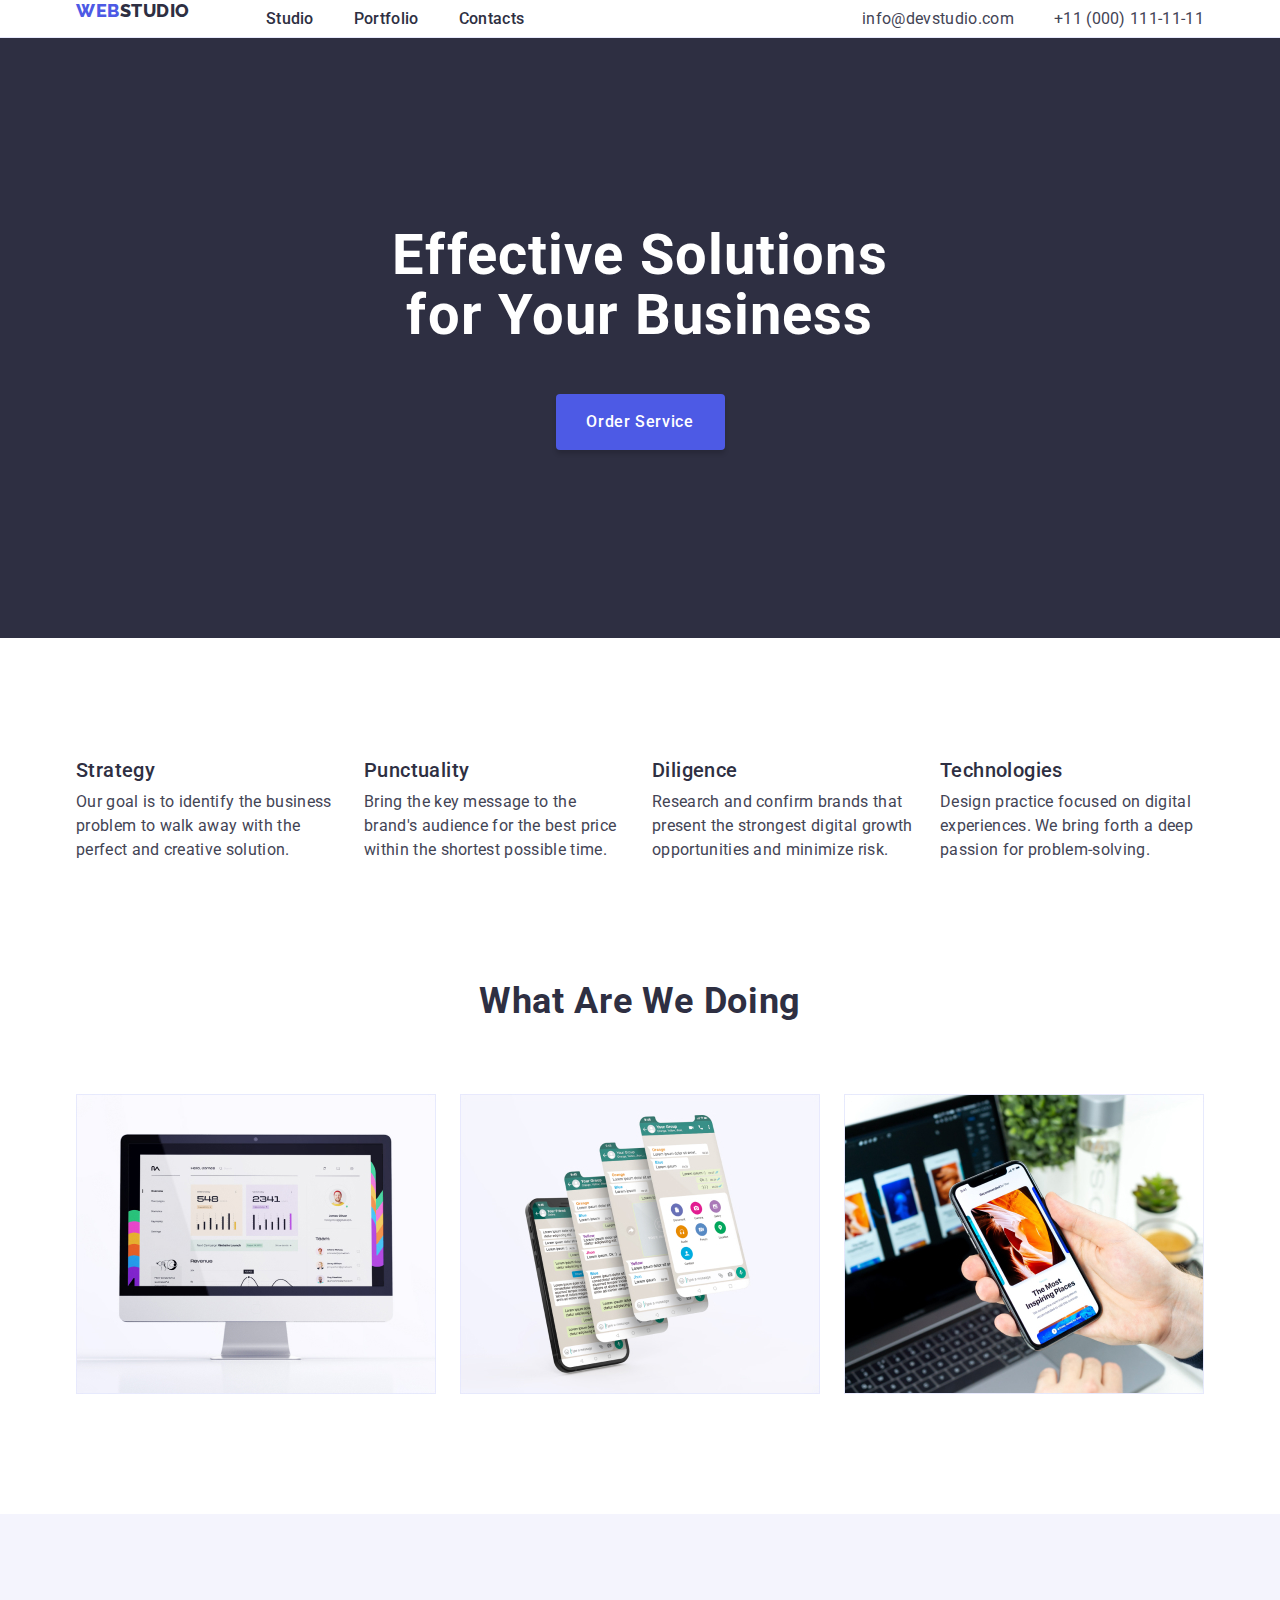
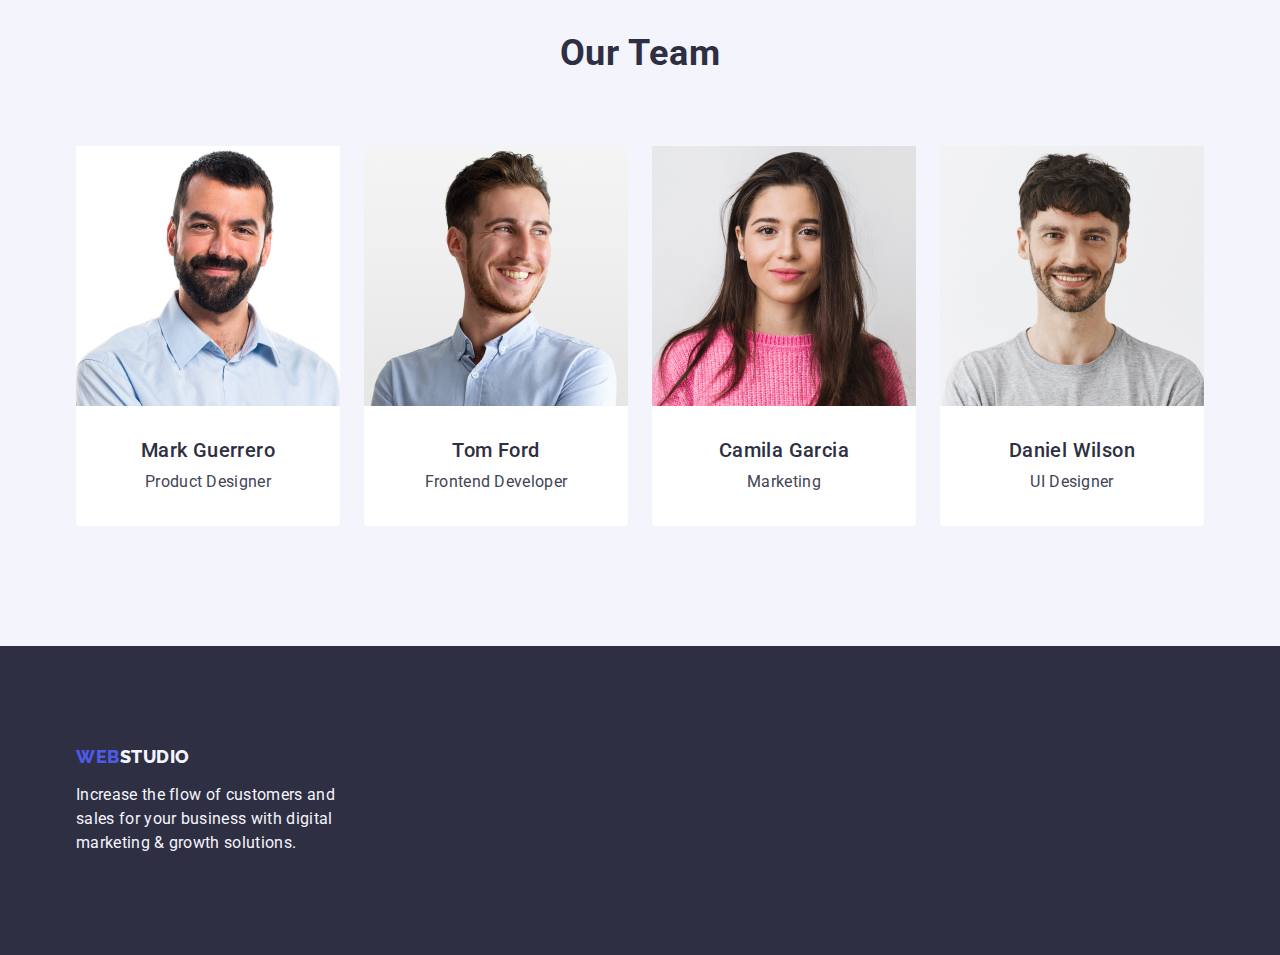
<file: index.html>
<!DOCTYPE html>
<html lang="en">

<head>
    <meta charset="UTF-8">
    <meta http-equiv="X-UA-Compatible" content="IE=edge">
    <meta name="viewport" content="width=device-width, initial-scale=1.0">
    <link rel="preconnect" href="https://fonts.googleapis.com">
    <link rel="preconnect" href="https://fonts.gstatic.com" crossorigin>
    <link href="https://fonts.googleapis.com/css2?family=Raleway:wght@800&family=Roboto:wght@400;500;700&display=swap"
        rel="stylesheet">
    <link rel="stylesheet"
        href="https://cdnjs.cloudflare.com/ajax/libs/modern-normalize/1.0.0/modern-normalize.min.css" />
    <link rel="stylesheet" href="./css/stayl.css">
    <title>Main Page</title>

</head>

<body>
    <header class="header">
        <div class="container header-container">
            <nav class="header-navigation">
                <a class="logo link" href="./index.html">Web<span class="logo-header">Studio</span></a>
                <ul class="header-list list">
                    <li>
                        <a class="link-menu link" href="./index.html">Studio</a>
                    </li>
                    <li>
                        <a class="link-menu link" href="./portfolio.html">Portfolio</a>
                    </li>
                    <li>
                        <a class="link-menu link" href="">Contacts</a>
                    </li>
                </ul>
            </nav>
            <address class="contact">
                <ul class="header-list list">
                    <li>
                        <a class="contact-info link" href="mailto:info@devstudio.com">info@devstudio.com</a>
                    </li>
                    <li>
                        <a class="contact-info link" href="tel:+110001111111">+11 (000) 111-11-11</a>
                    </li>
                </ul>
            </address>
        </div>


    </header>
    <main>
        <section class="title-section">
            <div class="container">
                <h1 class="title-header">
                    Effective Solutions
                    for Your Business
                </h1>
                <button class="button-studio" type="button">Order Service</button>
            </div>
        </section>
        <section class="digital-container">
            <div class="container ">
                <h2 class="digital-title visually-hidden"> Our Goals</h2>
                <ul class="list digital-element">
                    <li class="digital-list">
                        <h3 class="title">Strategy</h3>
                        <p class="digital-text">Our goal is to identify the business
                            problem to walk away with the perfect and creative solution. </p>
                    </li>
                    <li class="digital-list">
                        <h3 class="title">Punctuality</h3>
                        <p class="digital-text">Bring the key message to the brand's audience for the best price within
                            the
                            shortest possible
                            time.</p>
                    </li>
                    <li class="digital-list">
                        <h3 class="title">Diligence</h3>
                        <p class="digital-text">Research and confirm brands that present the strongest digital growth
                            opportunities and minimize
                            risk.</p>
                    </li>
                    <li class="digital-list">
                        <h3 class="title">Technologies</h3>
                        <p class="digital-text">Design practice focused on digital experiences. We bring forth a deep
                            passion for
                            problem-solving.</p>
                    </li>
                </ul>
            </div>
        </section>
        <section class="applications-cotainer">
            <div class="container ">
                <h2 class="applications">What are we doing</h2>
                <ul class="list applications-list">
                    <li class="applications-img">
                        <img src="./images/products(1).jpg" alt="a computer with an open website" width="360"
                            height="300">
                    </li>
                    <li class="applications-img">
                        <img src="./images/products(2).jpg" alt="application on the phone" width="360" height="300">
                    </li>
                    <li class="applications-img">
                        <img src="./images/products(3).jpg" alt="the man holds the phone in his hands" width="360"
                            height="300">
                    </li>
                </ul>
            </div>
        </section>
        <section class="staff staff-container">
            <div class="container">
                <h2 class="applications">Our Team</h2>
                <ul class="list staff-list">
                    <li class="staff-background">
                        <img src="./images/team1.jpg" alt="man with a beard in a blue shirt" width="264" height="260">
                        <div class="staff-information">
                            <h3 class="title staff-name">Mark Guerrero</h3>
                            <p class="staff-text">Product Designer</p>
                        </div>

                    </li>
                    <li class="staff-background">
                        <img src="./images/team2.jpg" alt="man with a smile in a blue shirt" width="264" height="260">
                        <div class="staff-information">
                            <h3 class="title staff-name">Tom Ford</h3>
                            <p class="staff-text">Frontend Developer</p>
                        </div>

                    </li>
                    <li class="staff-background">
                        <img src="./images/team3.jpg" alt="beautiful girl in a pink sweater" width="264" height="260">
                        <div class="staff-information">
                            <h3 class="title staff-name">Camila Garcia</h3>
                            <p class="staff-text">Marketing</p>
                        </div>

                    </li>
                    <li class="staff-background">
                        <img src="./images/team4.jpg" alt="man in a gray T-shirt" width="264" height="260">
                        <div class="staff-information">
                            <h3 class="title staff-name">Daniel Wilson</h3>
                            <p class="staff-text">UI Designer</p>
                        </div>
                    </li>
                </ul>
            </div>
        </section>
    </main>
    <footer class="footer footer-container">
        <div class="container">
            <a class="logo-footer link" href="./index.html">Web<span class="logo-footer-part">Studio</span></a>
            <p class="footer-content">Increase the flow of customers and sales for your business with digital marketing
                &
                growth solutions.</p>
        </div>
    </footer>

</body>

</html>
</file>
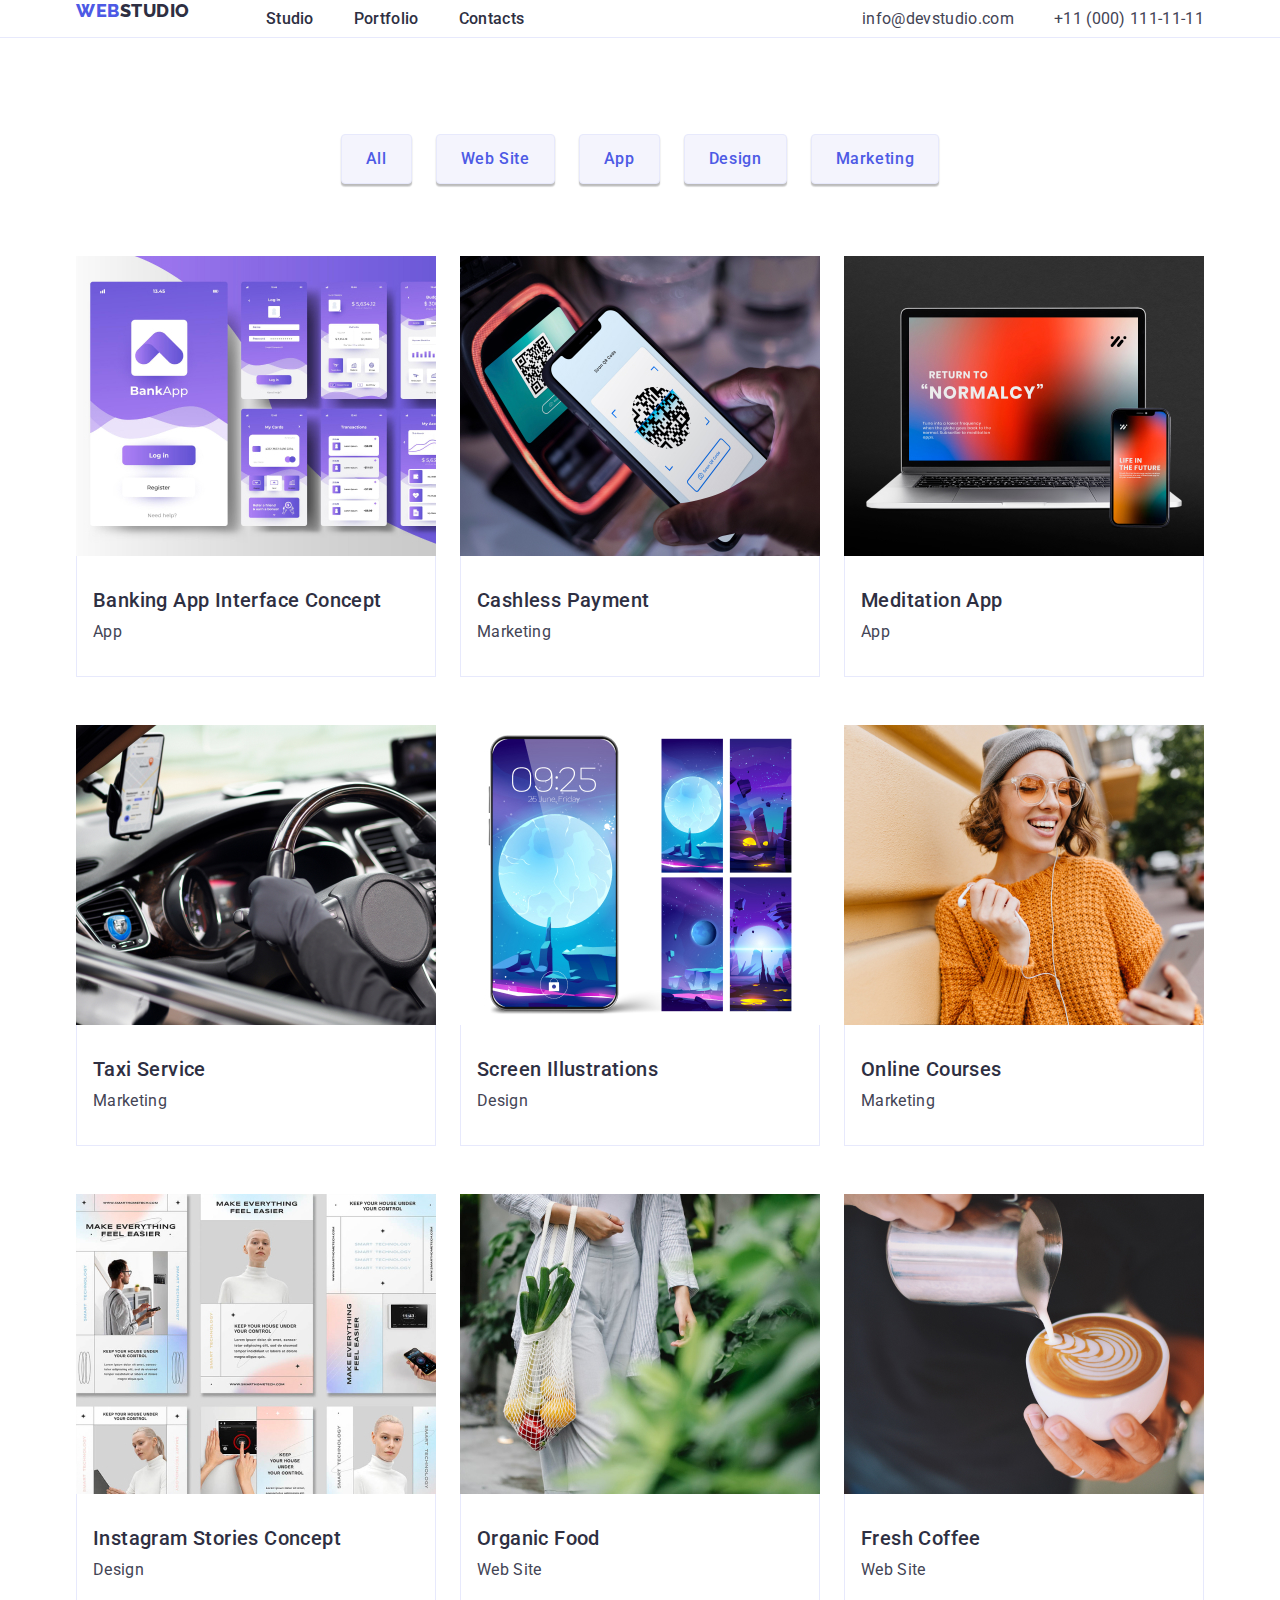
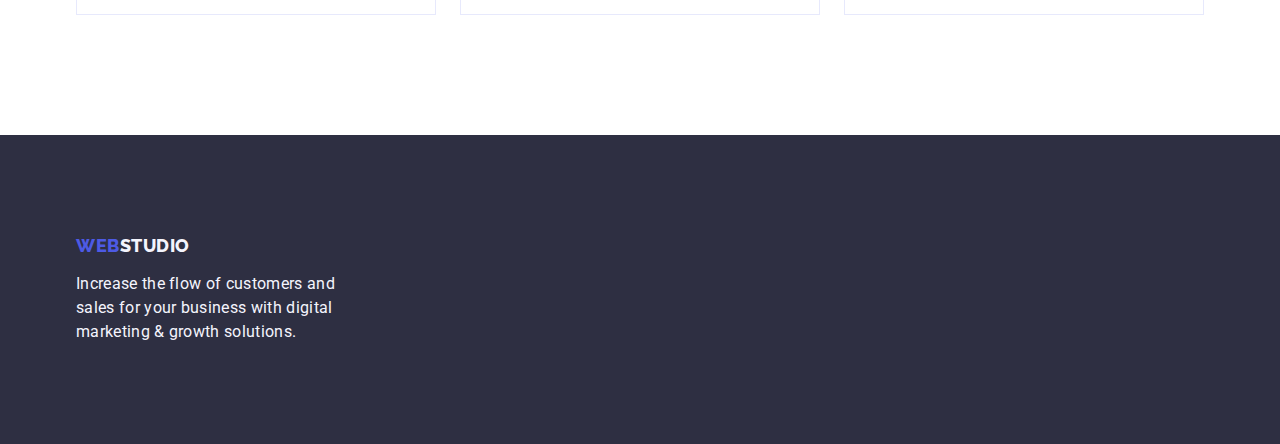
<file: portfolio.html>
<!DOCTYPE html>
<html lang="en">

<head>
    <meta charset="UTF-8">
    <meta http-equiv="X-UA-Compatible" content="IE=edge">
    <meta name="viewport" content="width=device-width, initial-scale=1.0">
    <link rel="preconnect" href="https://fonts.googleapis.com">
    <link rel="preconnect" href="https://fonts.gstatic.com" crossorigin>
    <link href="https://fonts.googleapis.com/css2?family=Raleway:wght@800&family=Roboto:wght@400;500;700&display=swap"
        rel="stylesheet">
    <link rel="stylesheet"
        href="https://cdnjs.cloudflare.com/ajax/libs/modern-normalize/1.0.0/modern-normalize.min.css" />
    <link rel="stylesheet" href="./css/stayl.css">
    <title>Portfolio</title>
</head>

<body>
    <header class="header">
        <div class="container header-container">
            <nav class="header-navigation">
                <a class="logo link" href="./index.html">Web<span class="logo-header">Studio</span></a>
                <ul class="header-list list">
                    <li>
                        <a class="link-menu link" href="./index.html">Studio</a>
                    </li>
                    <li>
                        <a class="link-menu link" href="./portfolio.html">Portfolio</a>
                    </li>
                    <li>
                        <a class="link-menu link" href="">Contacts</a>
                    </li>
                </ul>
            </nav>
            <address class="contact">
                <ul class="header-list list">
                    <li>
                        <a class="contact-info link" href="mailto:info@devstudio.com">info@devstudio.com</a>
                    </li>
                    <li>
                        <a class="contact-info link" href="tel:+110001111111">+11 (000) 111-11-11</a>
                    </li>
                </ul>
            </address>
        </div>
    </header>
    <main>
        <section class="portfolio-section">
            <div class="container">
                <h1 class="visually-hidden">Filter</h1>
                <ul class="list button-list">
                    <li>
                        <button class="button-portfolio" type="button">All</button>
                    </li>
                    <li>
                        <button class="button-portfolio" type="button">Web Site</button>
                    </li>
                    <li>
                        <button class="button-portfolio" type="button">App</button>
                    </li>
                    <li>
                        <button class="button-portfolio" type="button">Design</button>
                    </li>
                    <li>
                        <button class="button-portfolio" type="button">Marketing</button>
                    </li>
                </ul>

                <ul class="list programs-list">
                    <li class="programs">
                        <a class="link" href="">
                            <img src="./images/portfolio1.jpg" alt="application" width="360" height="300">
                            <div class="projects">
                                <h2 class="projects-name">Banking App Interface Concept</h2>
                                <p class="projects-tipe">App</p>
                            </div>
                        </a>
                    </li>
                    <li class="programs">
                        <a class="link" href="">
                            <img src="./images/portfolio2.jpg" alt="application" width="360" height="300">
                            <div class="projects">
                                <h2 class="projects-name">Cashless Payment</h2>
                                <p class="projects-tipe">Marketing</p>
                            </div>
                        </a>
                    </li>
                    <li class="programs">
                        <a class="link" href="">
                            <img src="./images/portfolio3.jpg" alt="application" width="360" height="300">
                            <div class="projects">
                                <h2 class="projects-name">Meditation App</h2>
                                <p class="projects-tipe">App</p>
                            </div>
                        </a>
                    </li>
                    <li class="programs">
                        <a class="link" href="">
                            <img src="./images/portfolio4.jpg" alt="application" width="360" height="300">
                            <div class="projects">
                                <h2 class="projects-name">Taxi Service</h2>
                                <p class="projects-tipe">Marketing</p>
                            </div>
                        </a>
                    </li>
                    <li class="programs">
                        <a class="link" href="">
                            <img src="./images/portfolio5.jpg" alt="application" width="360" height="300">
                            <div class="projects">
                                <h2 class="projects-name">Screen Illustrations</h2>
                                <p class="projects-tipe">Design</p>
                            </div>

                        </a>
                    </li>
                    <li class="programs">
                        <a class="link" href="">
                            <img src="./images/portfolio6.jpg" alt="application" width="360" height="300">
                            <div class="projects">
                                <h2 class="projects-name">Online Courses</h2>
                                <p class="projects-tipe">Marketing</p>
                            </div>
                        </a>
                    </li>
                    <li class="programs">
                        <a class="link" href="">
                            <img src="./images/portfolio7.jpg" alt="application" width="360" height="300">
                            <div class="projects">
                                <h2 class="projects-name">Instagram Stories Concept</h2>
                                <p class="projects-tipe">Design</p>
                            </div>
                        </a>
                    </li>
                    <li class="programs">
                        <a class="link" href="">
                            <img src="./images/portfolio8.jpg" alt="application" width="360" height="300">
                            <div class="projects">
                                <h2 class="projects-name">Organic Food</h2>
                                <p class="projects-tipe">Web Site</p>
                            </div>
                        </a>
                    </li>
                    <li class="programs">
                        <a class="link" href="">
                            <img src="./images/portfolio9.jpg" alt="application" width="360" height="300">
                            <div class="projects">
                                <h2 class="projects-name">Fresh Coffee</h2>
                                <p class="projects-tipe">Web Site</p>
                            </div>
                        </a>
                    </li>
                </ul>
            </div>
        </section>
    </main>

    <footer class="footer footer-container">
        <div class="container">
            <a class="logo-footer link" href="./index.html">Web<span class="logo-footer-part">Studio</span></a>
            <p class="footer-content">Increase the flow of customers and sales for your business with digital marketing
                &
                growth solutions.</p>
        </div>
    </footer>
</body>

</html>
</file>
<file: css/stayl.css>
:root {
    --color-primary-brand: #4D5AE5;
    --color-pressed-state: #404BBF;
    --color-dark: #2E2F42;
    --color-success: #31D0AA;
    --color-text: #434455;
    --color-subtle-text: #8E8F99;
    --color-accent: #E7E9FC;
    --color-light: #F4F4FD;
    --color-model-overlay: #2E2F42;
    --color-hero-background: #2E2F42;
    --color-white-background: #FFFFFF;
    --color-model-background: #FCFCFC;

}

p,
h1,
h2,
h3,
h4,
h5,
h6 {
    margin: 0px;
}

ul,
ol {
    margin: 0;
    padding: 0;
}

* {
    box-sizing: border-box;
}

img {
    display: block;
    max-width: 100%;
    height: auto;
}

body {
    font-family: "Roboto", sans-serif;
    color: var(--color-text);
    background-color: var(--color-white-background);
}

.container {
    width: 1158px;
    margin: 0 auto;
    padding: 0 15px;
}

.header {
    border-bottom: 1px solid #E7E9FC;
}

.header-container {
    display: flex;
    align-items: center;
    padding-top: 24px;
    padding-bottom: 24px;
    padding: 0 15px;
}

.header-navigation {
    display: flex;
    align-items: center;
}

.logo {
    font-family: 'Raleway', sans-serif;
    font-weight: 800;
    font-size: 18px;
    line-height: 1.17;
    letter-spacing: 0.03em;
    text-transform: uppercase;
    color: var(--color-primary-brand);
    margin-right: 76px;
    display: block;
    margin-bottom: 16px;

}

.logo-header {
    color: var(--color-dark);
}

.header-list {
    display: flex;
    gap: 40px;
}

.list {
    list-style: none;
}

.link {
    text-decoration: none;
}


.title-section {
    background-color: var(--color-hero-background);
    padding: 188px 0;
}

.title-header {
    font-size: 56px;
    line-height: 1.07;
    text-align: center;
    letter-spacing: 0.02em;
    color: #FFFFFF;
    max-width: 496px;
    margin: 0 auto;

}

.button-studio {
    cursor: pointer;
    display: block;
    min-width: 169px;
    height: 56px;
    background-color: #4D5AE5;
    font-family: "Roboto", sans-serif;
    font-weight: 500;
    font-size: 16px;
    line-height: 1.5;
    color: #FFFFFF;
    letter-spacing: 0.04em;
    box-shadow: 0px 4px 4px rgba(0, 0, 0, 0.15);
    border: none;
    border-radius: 4px;
    margin: 0 auto;
    margin-top: 48px;

}

.button-studio:hover,
.button-studio:focus {
    background-color: var(--color-pressed-state);
    cursor: pointer;
}

.title {
    font-weight: 500;
    font-size: 20px;
    line-height: 1.2;
    letter-spacing: 0.02em;
    color: var(--color-dark);
    margin-bottom: 8px;
}

.digital-container {
    padding-top: 120px;
    padding-bottom: 120px;

}

.digital-element {

    display: flex;
    gap: 24px;
}

.digital-list {
    flex-basis: calc((100% - 72px) / 4)
}

.digital-text {
    font-style: 16px;
    line-height: 1.5;
    letter-spacing: 0.02em;
    color: var(--color-text);
}


.applications-cotainer {
    padding-bottom: 120px;
}

.applications {
    margin-bottom: 72px;
    font-size: 36px;
    line-height: 1.11;
    text-align: center;
    letter-spacing: 0.02em;
    text-transform: capitalize;
    color: var(--color-dark);
}

.applications-list {
    display: flex;
    gap: 24px;
}

.applications-img {
    flex-basis: calc((100% - 3 * 16px) / 3)
}

.staff-container {
    padding-top: 120px;
    padding-bottom: 120px;
}

.staff {
    background-color: var(--color-light);
}

.staff-list {
    display: flex;
    gap: 24px;
}

.staff-background {
    background-color: var(--color-white-background);
    flex-basis: calc((100% - 72px) / 4);
    border-radius: 0px 0px 4px 4px;

}

.staff-information {
    padding: 32px 16px;
    ;
    display: block;
}

.staff-name {
    text-align: center;
    margin-bottom: 8px;
}

.staff-text {
    font-style: 16px;
    line-height: 1.5;
    letter-spacing: 0.02em;
    color: var(--color-text);
    text-align: center;
}




/* Portfolio */


.link-menu {
    font-weight: 500;
    font-size: 16px;
    line-height: 1.5;
    letter-spacing: 0.02em;
    color: var(--color-model-overlay);
    padding-top: 24px;
    padding-bottom: 24px;
}

.link-menu:hover,
.link-menu:focus {
    color: var(--color-pressed-state);
}

.portfolio-section {
    padding: 96px 0 120px;
}

.button-list {
    display: flex;
    justify-content: center;
    gap: 24px;
    margin-bottom: 72px
}

.button-portfolio {
    font-family: "Roboto", sans-serif;
    font-weight: 500;
    font-size: 16px;
    line-height: 1.5;
    letter-spacing: 0.04em;
    color: var(--color-primary-brand);
    background-color: var(--color-light);
    cursor: pointer;
    box-shadow: 0px 3px 1px rgba(0, 0, 0, 0.1), 0px 2px 1px rgba(0, 0, 0, 0.08), 0px 2px 2px rgba(0, 0, 0, 0.12);
    border-radius: 4px;
    padding: 12px 24px;
    border: 1px solid var(--color-accent)
}

.button-portfolio:hover,
.button-portfolio:focus {
    color: var(--color-white-background);
    background-color: var(--color-pressed-state);
    border: 1px solid transparent;
}

.contact {
    font-style: normal;
    display: flex;
    margin-left: auto;

}

.contact-info {
    font-size: 16px;
    letter-spacing: 0.02em;
    line-height: 1.5;
    color: var(--color-text);

}

.contact-info:hover,
.contact-info:focus {
    color: var(--color-pressed-state);
}

.programs-container {
    padding-bottom: 120px;
}

.programs-list {
    display: flex;
    flex-wrap: wrap;
    column-gap: 24px;
    row-gap: 48px;
}

.programs {
    width: calc((100% - 48px) / 3)
}

.projects {
    padding: 32px 16px 32px 16px;
    border: 1px solid var(--color-accent);
    border-top: none;
}

.projects-name {
    font-weight: 500;
    font-size: 20px;
    line-height: 1.2;
    letter-spacing: 0.02em;
    color: var(--color-dark);
    margin-bottom: 8px;

}

.projects-tipe {
    font-style: 16px;
    line-height: 1.5;
    letter-spacing: 0.02em;
    color: var(--color-text);
}

.footer {
    background-color: var(--color-hero-background);
}

.footer-container {
    padding: 100px 0;
}

.logo-footer {
    font-family: 'Raleway', sans-serif;
    font-weight: 800;
    font-size: 18px;
    line-height: 1.17;
    letter-spacing: 0.03em;
    text-transform: uppercase;
    color: var(--color-primary-brand);
    display: inline-block;
    margin-bottom: 16px;
}

.logo-footer-part {
    color: var(--color-light);
}

.footer-content {
    max-width: 264px;
    font-weight: 400;
    font-size: 16px;
    line-height: 1.5;
    letter-spacing: 0.02em;
    color: var(--color-light);
}

.visually-hidden {
    position: absolute;
    white-space: nowrap;
    width: 1px;
    height: 1px;
    overflow: hidden;
    border: 0;
    padding: 0;
    clip: rect(0 0 0 0);
    clip-path: inset(50%);
    margin: -1px;
}
</file>
